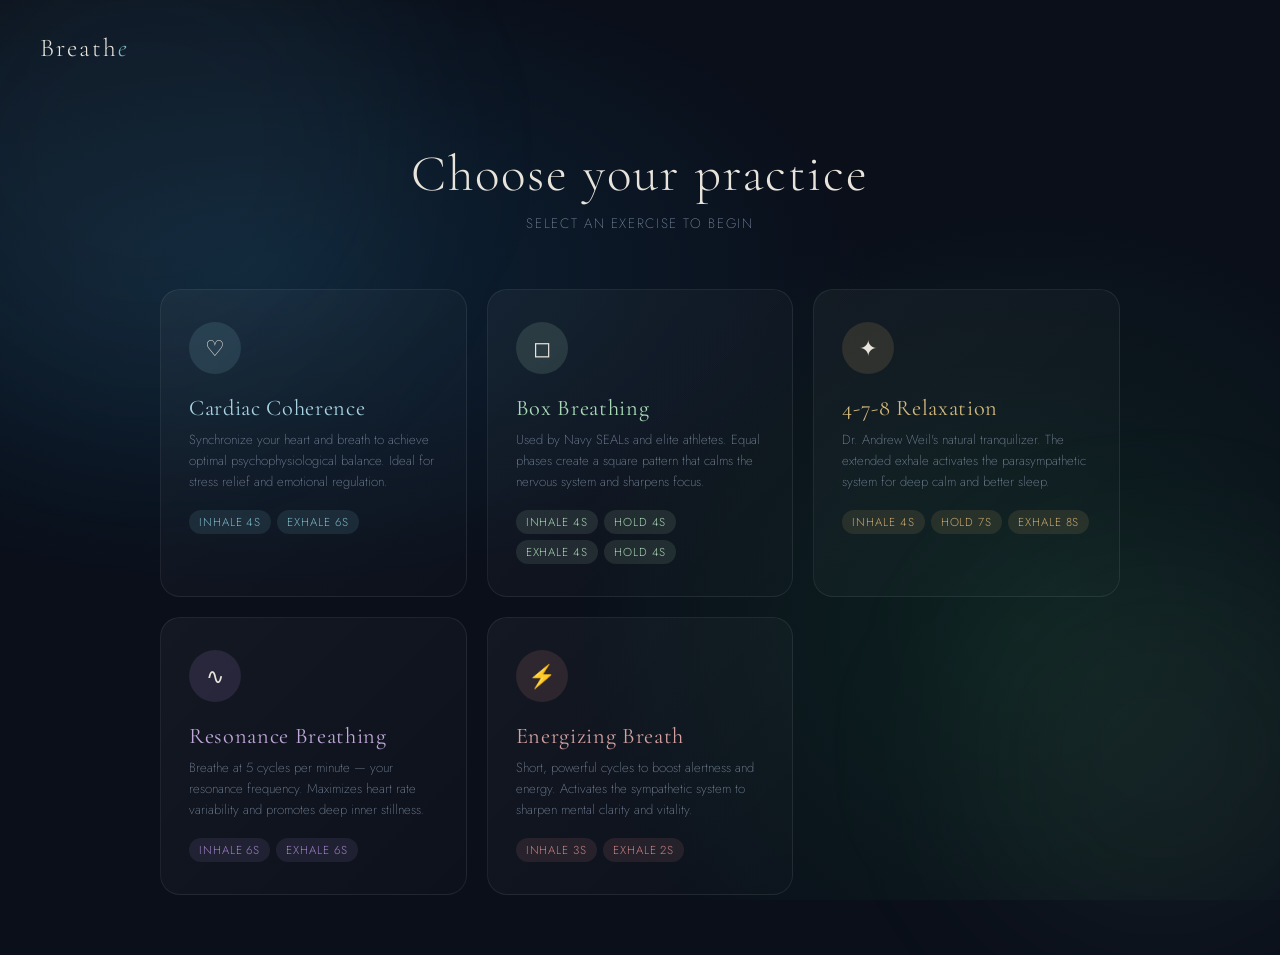
<file: index.html>
<!DOCTYPE html>
<html lang="en">
<head>
<meta charset="UTF-8">
<meta name="viewport" content="width=device-width, initial-scale=1.0">
<title>Breathe — Guided Breathing</title>
<link rel="preconnect" href="https://fonts.googleapis.com">
<link rel="preconnect" href="https://fonts.gstatic.com" crossorigin>
<link href="https://fonts.googleapis.com/css2?family=Cormorant+Garamond:ital,wght@0,300;0,400;1,300&family=Jost:wght@200;300;400&display=swap" rel="stylesheet">
<style>
  *, *::before, *::after { box-sizing: border-box; margin: 0; padding: 0; }

  :root {
    --bg: #0a0f1a;
    --surface: #111827;
    --accent: #7eb8c9;
    --accent2: #a8d5b5;
    --gold: #c9a96e;
    --text: #e8e4dc;
    --text-muted: #8a9ab0;
    --radius: 20px;
  }

  body {
    font-family: 'Jost', sans-serif;
    background: var(--bg);
    color: var(--text);
    min-height: 100vh;
    overflow-x: hidden;
    position: relative;
  }

  /* Animated background */
  .bg-canvas {
    position: fixed; inset: 0; z-index: 0;
    background: radial-gradient(ellipse 80% 60% at 20% 30%, #0d2235 0%, transparent 60%),
                radial-gradient(ellipse 60% 80% at 80% 70%, #0d2220 0%, transparent 60%),
                #0a0f1a;
  }
  .bg-orb {
    position: fixed; border-radius: 50%; filter: blur(80px); z-index: 0; pointer-events: none;
    animation: orbFloat 12s ease-in-out infinite;
  }
  .bg-orb-1 { width: 500px; height: 500px; background: rgba(126,184,201,0.06); top: -100px; left: -100px; animation-delay: 0s; }
  .bg-orb-2 { width: 400px; height: 400px; background: rgba(168,213,181,0.05); bottom: -50px; right: -80px; animation-delay: -6s; }
  @keyframes orbFloat {
    0%, 100% { transform: translate(0,0) scale(1); }
    50% { transform: translate(30px, 20px) scale(1.1); }
  }

  /* Layout */
  .app { position: relative; z-index: 1; min-height: 100vh; display: flex; flex-direction: column; }

  header {
    padding: 32px 40px 0;
    display: flex; align-items: center; justify-content: space-between;
  }
  .logo {
    font-family: 'Cormorant Garamond', serif;
    font-size: 1.6rem; font-weight: 300; letter-spacing: 0.08em;
    color: var(--text);
  }
  .logo span { color: var(--accent); font-style: italic; }

  /* Screens */
  .screen { display: none; flex: 1; flex-direction: column; align-items: center; padding: 40px 20px 60px; }
  .screen.active { display: flex; }

  /* Selection screen */
  .screen-title {
    font-family: 'Cormorant Garamond', serif;
    font-size: clamp(2rem, 5vw, 3.2rem); font-weight: 300;
    text-align: center; letter-spacing: 0.04em;
    margin-bottom: 8px;
  }
  .screen-subtitle {
    color: var(--text-muted); font-size: 0.85rem; font-weight: 200;
    letter-spacing: 0.12em; text-transform: uppercase; text-align: center;
    margin-bottom: 56px;
  }

  .exercises-grid {
    display: grid; grid-template-columns: repeat(auto-fit, minmax(280px, 1fr));
    gap: 20px; width: 100%; max-width: 960px;
  }

  .exercise-card {
    background: linear-gradient(135deg, rgba(255,255,255,0.04) 0%, rgba(255,255,255,0.01) 100%);
    border: 1px solid rgba(255,255,255,0.07);
    border-radius: var(--radius); padding: 32px 28px;
    cursor: pointer; position: relative; overflow: hidden;
    transition: transform 0.3s ease, border-color 0.3s ease, box-shadow 0.3s ease;
  }
  .exercise-card::before {
    content: ''; position: absolute; inset: 0; opacity: 0;
    transition: opacity 0.3s ease;
  }
  .exercise-card:hover { transform: translateY(-4px); border-color: rgba(255,255,255,0.15); }
  .exercise-card:hover { box-shadow: 0 20px 60px rgba(0,0,0,0.4); }

  .card-icon {
    width: 52px; height: 52px; border-radius: 50%;
    display: flex; align-items: center; justify-content: center;
    font-size: 1.4rem; margin-bottom: 20px;
  }
  .card-name {
    font-family: 'Cormorant Garamond', serif;
    font-size: 1.4rem; font-weight: 400; margin-bottom: 8px;
    letter-spacing: 0.03em;
  }
  .card-desc { color: var(--text-muted); font-size: 0.82rem; line-height: 1.6; font-weight: 200; margin-bottom: 18px; }
  .card-pattern {
    display: flex; gap: 6px; align-items: center; flex-wrap: wrap;
  }
  .pattern-pill {
    font-size: 0.72rem; letter-spacing: 0.08em; text-transform: uppercase;
    padding: 4px 10px; border-radius: 20px; font-weight: 300;
  }

  /* Color themes per exercise */
  .theme-blue .card-icon { background: rgba(126,184,201,0.15); }
  .theme-blue .card-name { color: #a8d4e3; }
  .theme-blue .pattern-pill { background: rgba(126,184,201,0.12); color: #7eb8c9; }
  .theme-blue:hover { border-color: rgba(126,184,201,0.3); box-shadow: 0 20px 60px rgba(126,184,201,0.08); }

  .theme-green .card-icon { background: rgba(168,213,181,0.15); }
  .theme-green .card-name { color: #aadbb8; }
  .theme-green .pattern-pill { background: rgba(168,213,181,0.12); color: #a8d5b5; }
  .theme-green:hover { border-color: rgba(168,213,181,0.3); box-shadow: 0 20px 60px rgba(168,213,181,0.08); }

  .theme-gold .card-icon { background: rgba(201,169,110,0.15); }
  .theme-gold .card-name { color: #d4b97e; }
  .theme-gold .pattern-pill { background: rgba(201,169,110,0.12); color: #c9a96e; }
  .theme-gold:hover { border-color: rgba(201,169,110,0.3); box-shadow: 0 20px 60px rgba(201,169,110,0.08); }

  .theme-rose .card-icon { background: rgba(201,130,130,0.15); }
  .theme-rose .card-name { color: #d4a0a0; }
  .theme-rose .pattern-pill { background: rgba(201,130,130,0.12); color: #c98282; }
  .theme-rose:hover { border-color: rgba(201,130,130,0.3); box-shadow: 0 20px 60px rgba(201,130,130,0.08); }

  .theme-violet .card-icon { background: rgba(160,130,201,0.15); }
  .theme-violet .card-name { color: #c0a8d8; }
  .theme-violet .pattern-pill { background: rgba(160,130,201,0.12); color: #a082c9; }
  .theme-violet:hover { border-color: rgba(160,130,201,0.3); box-shadow: 0 20px 60px rgba(160,130,201,0.08); }

  /* Config screen */
  .config-card {
    background: linear-gradient(135deg, rgba(255,255,255,0.04), rgba(255,255,255,0.01));
    border: 1px solid rgba(255,255,255,0.08);
    border-radius: 28px; padding: 48px; max-width: 480px; width: 100%;
    margin: auto;
  }
  .config-exercise-name {
    font-family: 'Cormorant Garamond', serif;
    font-size: 2rem; font-weight: 300; margin-bottom: 6px;
  }
  .config-exercise-desc { color: var(--text-muted); font-size: 0.82rem; margin-bottom: 40px; font-weight: 200; }

  .pattern-display {
    background: rgba(255,255,255,0.03); border-radius: 14px;
    padding: 20px 24px; margin-bottom: 36px;
    display: flex; gap: 12px; flex-wrap: wrap; align-items: center;
  }
  .pattern-item { text-align: center; flex: 1; }
  .pattern-item .phase { font-size: 0.7rem; letter-spacing: 0.1em; text-transform: uppercase; color: var(--text-muted); margin-bottom: 4px; }
  .pattern-item .dur { font-family: 'Cormorant Garamond', serif; font-size: 2rem; font-weight: 300; }
  .pattern-item .unit { font-size: 0.75rem; color: var(--text-muted); }
  .pattern-sep { color: rgba(255,255,255,0.15); font-size: 1.5rem; align-self: center; flex: 0; }

  .duration-section label {
    display: block; font-size: 0.75rem; letter-spacing: 0.12em;
    text-transform: uppercase; color: var(--text-muted); margin-bottom: 16px;
  }
  .duration-row { display: flex; gap: 10px; flex-wrap: wrap; margin-bottom: 40px; }
  .dur-btn {
    flex: 1; min-width: 60px; padding: 12px 8px;
    background: rgba(255,255,255,0.04); border: 1px solid rgba(255,255,255,0.08);
    border-radius: 12px; color: var(--text-muted); font-family: 'Jost', sans-serif;
    font-size: 0.85rem; cursor: pointer; transition: all 0.2s ease;
    font-weight: 300;
  }
  .dur-btn:hover { background: rgba(255,255,255,0.08); color: var(--text); }
  .dur-btn.active { border-color: currentColor; color: var(--text); background: rgba(255,255,255,0.06); }

  .btn-start {
    width: 100%; padding: 18px; border: none; border-radius: 14px;
    font-family: 'Jost', sans-serif; font-size: 0.95rem;
    letter-spacing: 0.12em; text-transform: uppercase; font-weight: 300;
    cursor: pointer; transition: all 0.3s ease;
    background: linear-gradient(135deg, var(--c1, #7eb8c9), var(--c2, #a8d5b5));
    color: #0a1520;
  }
  .btn-start:hover { transform: translateY(-2px); box-shadow: 0 12px 40px rgba(126,184,201,0.25); }

  .btn-back {
    background: none; border: none; color: var(--text-muted);
    font-family: 'Jost', sans-serif; font-size: 0.8rem; letter-spacing: 0.1em;
    text-transform: uppercase; cursor: pointer; display: flex; align-items: center;
    gap: 8px; transition: color 0.2s ease; margin-bottom: 32px;
    align-self: flex-start; padding: 0;
  }
  .btn-back:hover { color: var(--text); }

  /* Exercise screen */
  #screen-exercise {
    justify-content: center;
  }
  .exercise-wrapper {
    display: flex; flex-direction: column; align-items: center;
    gap: 0; width: 100%; max-width: 500px;
  }

  .exercise-header {
    text-align: center; margin-bottom: 48px; width: 100%;
  }
  .exercise-title {
    font-family: 'Cormorant Garamond', serif;
    font-size: 1.4rem; font-weight: 300; color: var(--text-muted);
    letter-spacing: 0.08em;
  }
  .time-remaining {
    font-family: 'Cormorant Garamond', serif;
    font-size: 3rem; font-weight: 300; line-height: 1;
    margin-top: 4px;
  }

  /* Circle animator */
  .circle-container {
    position: relative; width: 280px; height: 280px;
    display: flex; align-items: center; justify-content: center;
  }
  .circle-rings {
    position: absolute; inset: 0;
  }
  .ring {
    position: absolute; border-radius: 50%; border: 1px solid;
  }
  .ring-outer {
    inset: 0; border-color: rgba(255,255,255,0.04);
  }
  .ring-mid {
    inset: 20px; border-color: rgba(255,255,255,0.06);
  }
  .ring-track {
    inset: 40px; border-color: rgba(255,255,255,0.05);
  }

  .circle-svg {
    position: absolute; inset: 40px; width: calc(100% - 80px); height: calc(100% - 80px);
  }
  .circle-progress {
    fill: none; stroke-width: 1.5;
    stroke-linecap: round;
    transform: rotate(-90deg); transform-origin: center;
    transition: stroke-dashoffset 0.1s linear, stroke 0.5s ease;
  }

  .circle-blob {
    position: absolute; border-radius: 50%;
    transition: transform 1s cubic-bezier(0.4, 0, 0.2, 1),
                background 0.8s ease,
                box-shadow 0.8s ease;
    will-change: transform;
  }
  .blob-inner {
    width: 110px; height: 110px;
    left: 50%; top: 50%;
    transform: translate(-50%, -50%) scale(1);
    background: radial-gradient(circle, var(--blob-c1, #7eb8c9), var(--blob-c2, #4a8fa0));
    box-shadow: 0 0 60px rgba(126,184,201,0.3);
    z-index: 2;
  }
  .blob-outer {
    width: 170px; height: 170px;
    left: 50%; top: 50%;
    transform: translate(-50%, -50%) scale(1);
    opacity: 0.25;
    z-index: 1;
  }
  .blob-glow {
    width: 240px; height: 240px;
    left: 50%; top: 50%;
    transform: translate(-50%, -50%) scale(1);
    opacity: 0.08;
    z-index: 0;
  }

  .phase-label {
    position: absolute; bottom: -60px;
    font-family: 'Cormorant Garamond', serif;
    font-size: 2rem; font-weight: 300; letter-spacing: 0.06em;
    text-align: center; width: 280px; left: 50%; transform: translateX(-50%);
    transition: opacity 0.4s ease, transform 0.4s ease;
  }
  .phase-count {
    position: absolute; bottom: -92px;
    font-size: 1rem; color: var(--text-muted); letter-spacing: 0.05em;
    text-align: center; width: 280px; left: 50%; transform: translateX(-50%);
    font-weight: 200;
  }

  /* Bottom controls */
  .exercise-controls {
    margin-top: 120px; display: flex; gap: 16px; align-items: center;
  }
  .ctrl-btn {
    padding: 14px 32px; border-radius: 40px;
    font-family: 'Jost', sans-serif; font-size: 0.8rem;
    letter-spacing: 0.12em; text-transform: uppercase;
    cursor: pointer; transition: all 0.2s ease; font-weight: 300;
  }
  .ctrl-pause {
    background: rgba(255,255,255,0.06); border: 1px solid rgba(255,255,255,0.1);
    color: var(--text);
  }
  .ctrl-pause:hover { background: rgba(255,255,255,0.1); }
  .ctrl-stop {
    background: none; border: 1px solid rgba(255,255,255,0.08);
    color: var(--text-muted);
  }
  .ctrl-stop:hover { border-color: rgba(255,255,255,0.2); color: var(--text); }

  /* Progress bar */
  .session-bar {
    width: 280px; height: 2px; background: rgba(255,255,255,0.06);
    border-radius: 2px; margin-top: 32px; overflow: hidden;
  }
  .session-fill {
    height: 100%; border-radius: 2px;
    transition: width 1s linear, background 0.5s ease;
    background: var(--accent);
  }

  /* Done screen */
  #screen-done {
    justify-content: center; text-align: center;
  }
  .done-icon { font-size: 3rem; margin-bottom: 24px; }
  .done-title {
    font-family: 'Cormorant Garamond', serif;
    font-size: 2.8rem; font-weight: 300; margin-bottom: 12px;
  }
  .done-sub { color: var(--text-muted); font-weight: 200; font-size: 0.9rem; margin-bottom: 48px; }
  .done-stats {
    display: flex; gap: 40px; justify-content: center; margin-bottom: 48px;
  }
  .stat-item .val {
    font-family: 'Cormorant Garamond', serif;
    font-size: 2.4rem; font-weight: 300;
  }
  .stat-item .lbl { font-size: 0.72rem; letter-spacing: 0.12em; text-transform: uppercase; color: var(--text-muted); }
  .btn-again {
    padding: 16px 48px; border-radius: 40px; border: none;
    font-family: 'Jost', sans-serif; font-size: 0.82rem;
    letter-spacing: 0.12em; text-transform: uppercase;
    cursor: pointer; font-weight: 300;
    background: linear-gradient(135deg, var(--accent), var(--accent2));
    color: #0a1520; margin-right: 12px;
    transition: all 0.3s ease;
  }
  .btn-again:hover { transform: translateY(-2px); box-shadow: 0 10px 30px rgba(126,184,201,0.2); }
  .btn-home {
    padding: 16px 48px; border-radius: 40px;
    background: none; border: 1px solid rgba(255,255,255,0.1);
    color: var(--text-muted); font-family: 'Jost', sans-serif;
    font-size: 0.82rem; letter-spacing: 0.12em; text-transform: uppercase;
    cursor: pointer; font-weight: 300; transition: all 0.2s ease;
  }
  .btn-home:hover { border-color: rgba(255,255,255,0.2); color: var(--text); }

  /* Ripple animation on exercise */
  @keyframes ripple {
    0% { transform: translate(-50%,-50%) scale(1); opacity: 0.15; }
    100% { transform: translate(-50%,-50%) scale(2.2); opacity: 0; }
  }
  .ripple-ring {
    position: absolute; width: 200px; height: 200px;
    left: 50%; top: 50%;
    border-radius: 50%; border: 1px solid var(--accent);
    transform: translate(-50%,-50%);
    animation: ripple 4s ease-out infinite;
    pointer-events: none;
  }
  .ripple-ring:nth-child(2) { animation-delay: 1.3s; }
  .ripple-ring:nth-child(3) { animation-delay: 2.6s; }

  @keyframes fadeInUp {
    from { opacity: 0; transform: translateY(20px); }
    to { opacity: 1; transform: translateY(0); }
  }
  .exercise-card {
    animation: fadeInUp 0.5s ease both;
  }
  .exercise-card:nth-child(1) { animation-delay: 0.05s; }
  .exercise-card:nth-child(2) { animation-delay: 0.1s; }
  .exercise-card:nth-child(3) { animation-delay: 0.15s; }
  .exercise-card:nth-child(4) { animation-delay: 0.2s; }
  .exercise-card:nth-child(5) { animation-delay: 0.25s; }
</style>
</head>
<body>

<div class="bg-canvas"></div>
<div class="bg-orb bg-orb-1"></div>
<div class="bg-orb bg-orb-2"></div>

<div class="app">
  <header>
    <div class="logo">Breath<span>e</span></div>
  </header>

  <!-- SELECTION SCREEN -->
  <div class="screen active" id="screen-select">
    <p class="screen-title" style="margin-top:40px">Choose your practice</p>
    <p class="screen-subtitle">Select an exercise to begin</p>
    <div class="exercises-grid" id="exercises-grid"></div>
  </div>

  <!-- CONFIG SCREEN -->
  <div class="screen" id="screen-config">
    <button class="btn-back" onclick="showScreen('select')">← Back</button>
    <div class="config-card" id="config-card">
      <div class="config-exercise-name" id="cfg-name"></div>
      <div class="config-exercise-desc" id="cfg-desc"></div>
      <div class="pattern-display" id="cfg-pattern"></div>
      <div class="duration-section">
        <label>Session duration</label>
        <div class="duration-row" id="duration-row"></div>
      </div>
      <button class="btn-start" id="btn-start" onclick="startExercise()">Begin Session</button>
    </div>
  </div>

  <!-- EXERCISE SCREEN -->
  <div class="screen" id="screen-exercise">
    <div class="exercise-wrapper">
      <div class="exercise-header">
        <div class="exercise-title" id="ex-title"></div>
        <div class="time-remaining" id="ex-time"></div>
      </div>

      <div class="circle-container">
        <div class="circle-rings">
          <div class="ring ring-outer"></div>
          <div class="ring ring-mid"></div>
          <div class="ring ring-track"></div>
        </div>
        <svg class="circle-svg" viewBox="0 0 100 100" id="progress-svg">
          <circle class="circle-progress" id="progress-circle" cx="50" cy="50" r="46"
            stroke-dasharray="289" stroke-dashoffset="0" stroke="#7eb8c9"/>
        </svg>
        <div class="ripple-ring"></div>
        <div class="ripple-ring"></div>
        <div class="ripple-ring"></div>
        <div class="circle-blob blob-glow" id="blob-glow"
          style="background: radial-gradient(circle, rgba(126,184,201,0.5), transparent)"></div>
        <div class="circle-blob blob-outer" id="blob-outer"
          style="background: radial-gradient(circle, rgba(126,184,201,0.6), rgba(74,143,160,0.3))"></div>
        <div class="circle-blob blob-inner" id="blob-inner"></div>
        <div class="phase-label" id="phase-label">Inhale</div>
        <div class="phase-count" id="phase-count">4</div>
      </div>

      <div class="session-bar">
        <div class="session-fill" id="session-fill" style="width:0%"></div>
      </div>

      <div class="exercise-controls">
        <button class="ctrl-btn ctrl-pause" id="btn-pause" onclick="togglePause()">Pause</button>
        <button class="ctrl-btn ctrl-stop" onclick="stopExercise()">End Session</button>
      </div>
    </div>
  </div>

  <!-- DONE SCREEN -->
  <div class="screen" id="screen-done">
    <div class="done-icon">✦</div>
    <div class="done-title">Well done</div>
    <div class="done-sub">Your session is complete. Take a moment to notice how you feel.</div>
    <div class="done-stats">
      <div class="stat-item">
        <div class="val" id="done-duration">—</div>
        <div class="lbl">Minutes</div>
      </div>
      <div class="stat-item">
        <div class="val" id="done-cycles">—</div>
        <div class="lbl">Cycles</div>
      </div>
      <div class="stat-item">
        <div class="val" id="done-exercise">—</div>
        <div class="lbl">Exercise</div>
      </div>
    </div>
    <div>
      <button class="btn-again" onclick="repeatExercise()">Repeat</button>
      <button class="btn-home" onclick="showScreen('select')">Home</button>
    </div>
  </div>
</div>

<script>
const EXERCISES = [
  {
    id: 'cardiac',
    name: 'Cardiac Coherence',
    desc: 'Synchronize your heart and breath to achieve optimal psychophysiological balance. Ideal for stress relief and emotional regulation.',
    phases: [
      { label: 'Inhale', dur: 4, type: 'in' },
      { label: 'Exhale', dur: 6, type: 'out' }
    ],
    theme: 'blue',
    icon: '♡',
    gradient: ['#7eb8c9', '#4a9ab5'],
  },
  {
    id: 'box',
    name: 'Box Breathing',
    desc: 'Used by Navy SEALs and elite athletes. Equal phases create a square pattern that calms the nervous system and sharpens focus.',
    phases: [
      { label: 'Inhale', dur: 4, type: 'in' },
      { label: 'Hold', dur: 4, type: 'hold-in' },
      { label: 'Exhale', dur: 4, type: 'out' },
      { label: 'Hold', dur: 4, type: 'hold-out' }
    ],
    theme: 'green',
    icon: '◻',
    gradient: ['#a8d5b5', '#5eab7a'],
  },
  {
    id: '478',
    name: '4-7-8 Relaxation',
    desc: 'Dr. Andrew Weil\'s natural tranquilizer. The extended exhale activates the parasympathetic system for deep calm and better sleep.',
    phases: [
      { label: 'Inhale', dur: 4, type: 'in' },
      { label: 'Hold', dur: 7, type: 'hold-in' },
      { label: 'Exhale', dur: 8, type: 'out' }
    ],
    theme: 'gold',
    icon: '✦',
    gradient: ['#c9a96e', '#b07d35'],
  },
  {
    id: 'resonance',
    name: 'Resonance Breathing',
    desc: 'Breathe at 5 cycles per minute — your resonance frequency. Maximizes heart rate variability and promotes deep inner stillness.',
    phases: [
      { label: 'Inhale', dur: 6, type: 'in' },
      { label: 'Exhale', dur: 6, type: 'out' }
    ],
    theme: 'violet',
    icon: '∿',
    gradient: ['#a082c9', '#6b4fa8'],
  },
  {
    id: 'energize',
    name: 'Energizing Breath',
    desc: 'Short, powerful cycles to boost alertness and energy. Activates the sympathetic system to sharpen mental clarity and vitality.',
    phases: [
      { label: 'Inhale', dur: 3, type: 'in' },
      { label: 'Exhale', dur: 2, type: 'out' }
    ],
    theme: 'rose',
    icon: '⚡',
    gradient: ['#c98282', '#a04a4a'],
  }
];

let currentExercise = null;
let selectedDuration = 5; // minutes
let timer = null;
let sessionStart = null;
let sessionDurationMs = 0;
let phaseIndex = 0;
let phaseElapsed = 0;
let totalCycles = 0;
let paused = false;
let lastTick = null;
let frameId = null;

function showScreen(id) {
  document.querySelectorAll('.screen').forEach(s => s.classList.remove('active'));
  document.getElementById('screen-' + id).classList.add('active');
}

// Build exercise cards
function buildCards() {
  const grid = document.getElementById('exercises-grid');
  grid.innerHTML = EXERCISES.map(ex => `
    <div class="exercise-card theme-${ex.theme}" onclick="selectExercise('${ex.id}')">
      <div class="card-icon">${ex.icon}</div>
      <div class="card-name">${ex.name}</div>
      <div class="card-desc">${ex.desc}</div>
      <div class="card-pattern">
        ${ex.phases.map(p => `<div class="pattern-pill">${p.label} ${p.dur}s</div>`).join('')}
      </div>
    </div>
  `).join('');
}

function selectExercise(id) {
  currentExercise = EXERCISES.find(e => e.id === id);
  selectedDuration = 5;

  document.getElementById('cfg-name').textContent = currentExercise.name;
  document.getElementById('cfg-desc').textContent = currentExercise.desc;

  // Pattern display
  const pat = document.getElementById('cfg-pattern');
  pat.innerHTML = currentExercise.phases.map((p, i) => {
    const sep = i < currentExercise.phases.length - 1 ? '<div class="pattern-sep">·</div>' : '';
    return `<div class="pattern-item">
      <div class="phase">${p.label}</div>
      <div class="dur">${p.dur}</div>
      <div class="unit">seconds</div>
    </div>${sep}`;
  }).join('');

  // Duration buttons
  const durs = [1, 2, 3, 5, 7, 10];
  const row = document.getElementById('duration-row');
  row.innerHTML = durs.map(d => `
    <button class="dur-btn ${d === selectedDuration ? 'active' : ''}" 
      onclick="setDuration(${d}, this)">${d} min</button>
  `).join('');

  // Theme color on start button
  const btn = document.getElementById('btn-start');
  btn.style.setProperty('--c1', currentExercise.gradient[0]);
  btn.style.setProperty('--c2', currentExercise.gradient[1]);

  showScreen('config');
}

function setDuration(val, el) {
  selectedDuration = val;
  document.querySelectorAll('.dur-btn').forEach(b => b.classList.remove('active'));
  el.classList.add('active');
}

function startExercise() {
  phaseIndex = 0;
  phaseElapsed = 0;
  totalCycles = 0;
  paused = false;
  sessionDurationMs = selectedDuration * 60 * 1000;
  sessionStart = performance.now();

  document.getElementById('ex-title').textContent = currentExercise.name;
  updateBlobColors();
  updatePhaseUI();

  showScreen('exercise');
  lastTick = performance.now();
  tick();
}

function updateBlobColors() {
  const [c1, c2] = currentExercise.gradient;
  const inner = document.getElementById('blob-inner');
  const outer = document.getElementById('blob-outer');
  const glow = document.getElementById('blob-glow');
  inner.style.background = `radial-gradient(circle, ${c1}, ${c2})`;
  inner.style.boxShadow = `0 0 60px ${c1}55`;
  outer.style.background = `radial-gradient(circle, ${c1}99, ${c2}55)`;
  glow.style.background = `radial-gradient(circle, ${c1}80, transparent)`;
  document.getElementById('session-fill').style.background = c1;
  const ripples = document.querySelectorAll('.ripple-ring');
  ripples.forEach(r => r.style.borderColor = c1);
  document.getElementById('progress-circle').style.stroke = c1;
}

function tick() {
  if (paused) return;
  const now = performance.now();
  const dt = now - lastTick;
  lastTick = now;

  const elapsed = now - sessionStart;
  const remaining = sessionDurationMs - elapsed;

  if (remaining <= 0) {
    finishExercise(elapsed);
    return;
  }

  // Session progress
  const pct = (elapsed / sessionDurationMs) * 100;
  document.getElementById('session-fill').style.width = pct + '%';

  // Time display
  const remSec = Math.ceil(remaining / 1000);
  const m = Math.floor(remSec / 60);
  const s = remSec % 60;
  document.getElementById('ex-time').textContent = `${m}:${s.toString().padStart(2,'0')}`;

  // Phase logic
  const phase = currentExercise.phases[phaseIndex];
  phaseElapsed += dt / 1000;
  const phaseProgress = Math.min(phaseElapsed / phase.dur, 1);

  // Update countdown
  const phaseLeft = Math.ceil(phase.dur - phaseElapsed);
  document.getElementById('phase-count').textContent = Math.max(phaseLeft, 1);

  // Update blob scale
  let scale;
  if (phase.type === 'in') {
    scale = 0.7 + phaseProgress * 0.6;
  } else if (phase.type === 'out') {
    scale = 1.3 - phaseProgress * 0.6;
  } else if (phase.type === 'hold-in') {
    scale = 1.3;
  } else {
    scale = 0.7;
  }

  const inner = document.getElementById('blob-inner');
  const outer = document.getElementById('blob-outer');
  const glow = document.getElementById('blob-glow');
  inner.style.transform = `translate(-50%, -50%) scale(${scale})`;
  outer.style.transform = `translate(-50%, -50%) scale(${scale * 1.0})`;
  glow.style.transform = `translate(-50%, -50%) scale(${scale * 0.85})`;

  // Progress arc (per phase)
  const circumference = 289;
  const offset = circumference * (1 - phaseProgress);
  document.getElementById('progress-circle').style.strokeDashoffset = offset;

  // Move to next phase
  if (phaseElapsed >= phase.dur) {
    phaseElapsed -= phase.dur;
    phaseIndex = (phaseIndex + 1) % currentExercise.phases.length;
    if (phaseIndex === 0) totalCycles++;
    updatePhaseUI();
  }

  frameId = requestAnimationFrame(tick);
}

function updatePhaseUI() {
  const phase = currentExercise.phases[phaseIndex];
  document.getElementById('phase-label').textContent = phase.label;
  document.getElementById('phase-count').textContent = phase.dur;
}

function togglePause() {
  paused = !paused;
  document.getElementById('btn-pause').textContent = paused ? 'Resume' : 'Pause';
  if (!paused) {
    lastTick = performance.now();
    tick();
  }
}

function stopExercise() {
  if (frameId) cancelAnimationFrame(frameId);
  const elapsed = performance.now() - sessionStart;
  finishExercise(elapsed);
}

function finishExercise(elapsedMs) {
  if (frameId) cancelAnimationFrame(frameId);
  const mins = Math.floor(elapsedMs / 60000);
  const secs = Math.floor((elapsedMs % 60000) / 1000);
  document.getElementById('done-duration').textContent = mins > 0 ? mins : `${secs}s`;
  document.getElementById('done-cycles').textContent = totalCycles;
  document.getElementById('done-exercise').textContent = currentExercise.icon;
  showScreen('done');
}

function repeatExercise() {
  startExercise();
}

buildCards();
</script>
</body>
</html>
</file>
